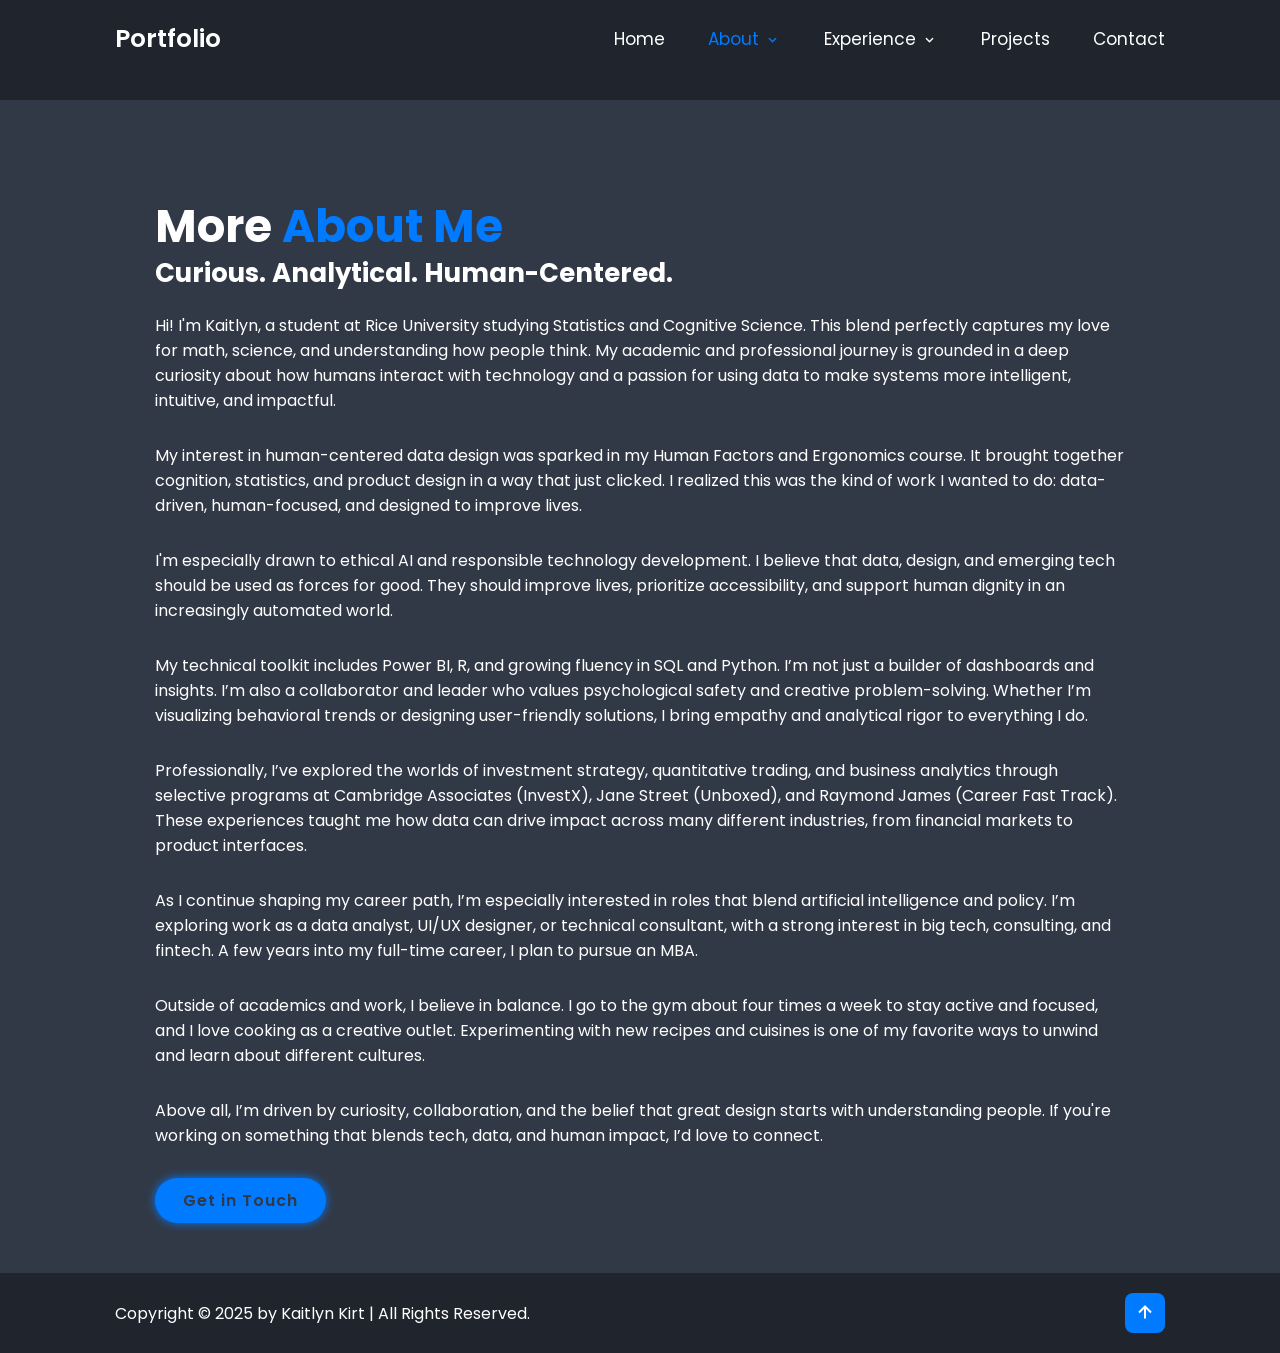
<file: docs/about.html>
<!DOCTYPE html>
<html lang="en">
<head>
    <meta charset="UTF-8">
    <meta http-equiv="X-UA-Compatible" content="IE=edge">
    <meta name="viewport" content="width=device-width, initial-scale=1.0">
    <title>About Me - Kaitlyn Kirt</title>

    <!-- CSS and Icons -->
    <link rel="stylesheet" href="style.css">
    <link href='https://unpkg.com/boxicons@2.1.4/css/boxicons.min.css' rel='stylesheet'>
</head>
<body>

    <header class="header">
        <a href="index.html" class="logo">Portfolio</a>
        <nav class="navbar">
            <a href="index.html#home">Home</a>

            <div class="dropdown">
                <a href="index.html#about" class="active">About <i class="bx bx-chevron-down"></i></a>
                <div class="dropdown-content">
                    <a href="about.html">More</a>
                </div>
            </div>

            <div class="dropdown">
                <a href="index.html#experiences">Experience <i class="bx bx-chevron-down"></i></a>
                 <div class="dropdown-content">
                    <a href="howardhughes.html">Howard Hughes</a>
                    <a href="slalom.html">Slalom</a>
                    <a href="belvedere.html">Belvedere Trading</a>
                </div>
            </div>

            <a href="index.html#projects">Projects</a>
            <a href="index.html#contact">Contact</a>
        </nav>
    </header>


    <section class="about about-page" id="about">
        <div class="about-content">
            <h2 class="heading">More <span>About Me</span></h2>
            <h3>Curious. Analytical. Human-Centered.</h3>
            <p>Hi! I'm Kaitlyn, a student at Rice University studying Statistics and Cognitive Science. This blend perfectly captures my love for math, science, and understanding how people think. My academic and professional journey is grounded in a deep curiosity about how humans interact with technology and a passion for using data to make systems more intelligent, intuitive, and impactful.</p>
            <p>My interest in human-centered data design was sparked in my Human Factors and Ergonomics course. It brought together cognition, statistics, and product design in a way that just clicked. I realized this was the kind of work I wanted to do: data-driven, human-focused, and designed to improve lives.</p>
            <p>I'm especially drawn to ethical AI and responsible technology development. I believe that data, design, and emerging tech should be used as forces for good. They should improve lives, prioritize accessibility, and support human dignity in an increasingly automated world.</p>
            <p>My technical toolkit includes Power BI, R, and growing fluency in SQL and Python. I’m not just a builder of dashboards and insights. I’m also a collaborator and leader who values psychological safety and creative problem-solving. Whether I’m visualizing behavioral trends or designing user-friendly solutions, I bring empathy and analytical rigor to everything I do.</p>
            <p>Professionally, I’ve explored the worlds of investment strategy, quantitative trading, and business analytics through selective programs at Cambridge Associates (InvestX), Jane Street (Unboxed), and Raymond James (Career Fast Track). These experiences taught me how data can drive impact across many different industries, from financial markets to product interfaces.</p>
            <p>As I continue shaping my career path, I’m especially interested in roles that blend artificial intelligence and policy. I’m exploring work as a data analyst, UI/UX designer, or technical consultant, with a strong interest in big tech, consulting, and fintech. A few years into my full-time career, I plan to pursue an MBA.</p>
            <p>Outside of academics and work, I believe in balance. I go to the gym about four times a week to stay active and focused, and I love cooking as a creative outlet. Experimenting with new recipes and cuisines is one of my favorite ways to unwind and learn about different cultures.</p>
            <p>Above all, I’m driven by curiosity, collaboration, and the belief that great design starts with understanding people. If you're working on something that blends tech, data, and human impact, I’d love to connect.</p>
            <a href="index.html#contact" class="btn">Get in Touch</a>
        </div>
    </section>


            

    <footer class="footer footer-alt">
        <div class="footer-text">
            <p>Copyright &copy; 2025 by Kaitlyn Kirt | All Rights Reserved.</p>
        </div>
        <div class="footer-iconTop">
            <a href="#about"><i class='bx bx-up-arrow-alt'></i></a>
        </div>
    </footer>

    <script src="script.js"></script>
</body>
</html>
</file>
<file: docs/style.css>
@import url('https://fonts.googleapis.com/css2?family=Poppins:wght@300;400;500;600;700;800;900&display=swap');

*{
    margin: 0;
    padding: 0;
    box-sizing: border-box;
    text-decoration: none;
    border: none;
    outline: none;
    scroll-behavior: smooth;
    font-family: 'Poppins', sans-serif;
}

:root {

    --bg-color: #1f242d;
    --second-bg-color: #323946; 
    --text-color: #fff; 
    --main-color: #007aff; 
}

html {
    font-size: 62.5%;
    overflow-x: hidden;

}

body{
    background: var(--bg-color);
    color:var(--text-color);
}

section {
    min-height: 100vh;
    padding: 10rem 9% 5rem; 
}

.header {
    position: fixed; 
    top: 0;
    left: 0; 
    width: 100%;
    padding: 2rem 9%;
    background: var(--bg-color);
    display: flex;
    justify-content: space-between;
    align-items: center;
    z-index: 100;

}

.header.sticky {
    border-bottom: .1rem solid rgba(0, 0, 0, .2);
}

.logo { 
    font-size: 2.5rem; 
    color: var(--text-color);
    font-weight: 600;
    cursor: default; 
}

.navbar a {
    font-size: 1.7rem; 
    color: var(--text-color);
    margin-left: 4rem;

}

.navbar a:hover,
.navbar a.active { 
    color: var(--main-color);

}

#menu-icon {
    font-size: 3.6rem;
    color: var(--text-color);
    display: none;
}

.home {
    display: flex;
    justify-content: center;
    align-items: center;
}

.home-img img { 
    width: 35vw;
    animation: floatImage 4s ease-in-out infinite; 
}

@keyframes floatImage {
    0% {
        transform: translateY(0);
    }
    50% {
        transform: translateY(-2.4rem);
    }
    100% {
        transform: translateY(0)
    }
}

.home-content h3 {
    font-size: 3.2rem;
    font-weight: 700;
}

.home-content h3:nth-of-type(2) {
    margin-bottom: 2rem;
}

span {
    color: var(--main-color);
}

.home-content h1 {
    font-size: 5.6rem;
    font-weight: 700;
    line-height: 1.3;
}

.home-content p {
    font-size: 1.6rem;
}

.social-media a {
    display: inline-flex;
    justify-content: center;
    align-items: center;
    width: 4rem;
    height: 4rem;
    background: transparent;
    border: .2rem solid var(--main-color);
    border-radius: 50%;
    font-size: 2rem;
    color: var(--main-color);
    margin: 3rem 1.5rem 3rem 0;
    transition: .5s ease; 
}

.social-media a:hover {
    background: var(--main-color);
    color: var(--second-bg-color);
    box-shadow: 0 0 1rem var(--main-color);
}

.btn {
    display: inline-block;
    padding: 1rem 2.8rem; 
    background: var(--main-color);
    border-radius: 4rem;
    box-shadow: 0 0 1rem var(--main-color);
    font-size: 1.6rem;
    color: var(--second-bg-color);
    letter-spacing: .1rem;
    font-weight: 600;
    transition: .5s ease;
}

.btn:hover {
    box-shadow: none;
}

.about {
    display: flex;
    justify-content: center;
    align-items: center;
    gap: 2rem;
    background: var(--second-bg-color);
}

.about-img img {
    width: 35vw;
}

.heading{
    text-align: center;
    font-size: 4.5rem;
}

.about-content h2 {
    text-align: left;
    line-height: 1.2;
}

.about-content h3 {
    font-size: 2.6rem;
}

.about-content p {
    font-size: 1.6rem;
    margin: 2rem 0 3rem;
}

.about-page {
    margin-top: 10rem;
}

.about-page .about-content {
    max-width: none;
    margin: 0;
    text-align: left;
    padding: 0 4rem;
}

.experiences h2 {
    margin-bottom: 5rem;
}

.experiences-container {
    display: flex;
    justify-content: center;
    align-items: center;
    flex-wrap: wrap;
    gap: 2rem;
}

.experiences-container .experiences-box {
    flex: 1 1 30rem;
    background: var(--second-bg-color);
    padding: 3rem 2rem 4rem;
    border-radius: 2rem;
    text-align: center;
    border: .2rem solid var(--bg-color);
    transition: .5s ease;
}

.experiences-container .experiences-box:hover {
    border-color: var(--main-color);
    transform: scale(1.03);
}

.experiences-box i {
    font-size: 7rem;
    color: var(--main-color);
}

.experiences-box h3 {
    font-size: 2.6rem;
}

.experiences-box p {
    font-size: 1.6rem;
    margin: 1rem 0 3rem;
}


.projects {
    background: var(--second-bg-color);
}

.projects h2 {
    margin-bottom: 4rem;
}

.projects-container {
    display: grid;
    grid-template-columns: repeat(2,1fr);
    align-items: center;
    gap: 2.5rem;
}

.projects-container .projects-box {
    position: relative;
    border-radius: 2rem;
    box-shadow: 0 0 1rem var(--bg-color);
    overflow: hidden;
    display: flex;
}

.projects-box img {
    width: 100%;
}

.projects-box:hover img {
    width: 100%;
    transition: .5s ease;
}

.projects-box .projects-layer {
    position: absolute;
    bottom: 0;
    left: 0;
    width: 100%;
    height: 100%;
    background: linear-gradient(rgba(0, 0, 0, .1), var(--main-color));
    display: flex;
    justify-content: center;
    align-items: center;
    flex-direction: column;
    text-align: center;
    padding: 0 4rem;
    transform: translateY(100%);
    transition: .5s ease;
}

.projects-box:hover .projects-layer {
    transform: translateY(0);
}

.projects-layer h4 {
    font-size: 3rem;
}

.projects-layer p {
    font-size: 1.6rem;
    margin: .3rem 0 1rem;
}

.projects-layer a {
    display: inline-flex;
    justify-content: center;
    align-items: center;
    width: 5rem;
    height: 5rem;
    background: var(--text-color);
    border-radius: 50%;
}

.projects-layer a i {
    font-size: 2rem;
    color: var(--second-bg-color);
}

.contact h2 {
    margin-bottom: 3rem;
}

.contact form {
    max-width: 70rem;
    margin: 1rem auto;
    text-align: center;
    margin-bottom: 0rem;
}

.contact form .input-box {
    display: flex; 
    justify-content: space-between;
    flex-wrap: wrap;
}

.contact form .input-box input,
.contact form textarea {
    width: 100%;
    padding: 1.5rem;
    font-size: 1.6rem;
    color: var(--text-color);
    background: var(--second-bg-color);
    border-radius: .8rem;
    margin: .7rem 0;
}

.contact form .input-box input {
    width: 49%;
}

.contact form textarea {
    resize: none;
}

.contact form .btn {
    margin-top: 2rem;
    cursor: pointer;
}

.footer {
    display: flex;
    justify-content: space-between;
    align-items: center;
    flex-wrap: wrap;
    padding: 2rem 9%;
    background: var(--second-bg-color);
}

.footer-text p {
    font-size: 1.6rem;
}

.footer-iconTop a {
    display: inline-flex;
    justify-content: center;
    align-items: center;
    padding: .8rem;
    background: var(--main-color);
    border-radius: .8rem;
    transition: .5s ease ;
}

.footer-iconTop a:hover {
    box-shadow: 0 0 1rem var(--main-color);
}

.footer-iconTop a i {
    font-size: 2.4rem;
    color: var(--second-bg-color);
}

@media (max-width: 1200px) {
    html {
        font-size: 55%;
    }
}

@media (max-width: 911px) {
    .header {
        padding: 2rem 3%;
    }
    section {
        padding: 10rem 3% 2rem;
    }

    .experiences {
        padding-bottom: 7rem;
    }

    .projects {
        padding-bottom: 7rem;
    }

    .contact {
        min-height: auto;
    }

    .footer { 
        padding: 2rem 3%;
    }
}

@media (max-width: 768px) {
    #menu-icon {
        display: block;
    }
    .navbar {
        position: absolute;
        top: 100%;
        left: 0;
        width: 100%;
        padding: 1rem 3%;
        background: var(--bg-color);
        border-top: .1rem solid rgba(0, 0, 0, .2);
        box-shadow: 0 .5rem 1rem rgba(0, 0, 0, .2);
        display: none;
    }

    .navbar.active {
        display: block;
    }

    .navbar a {
        display: block;
        font-size: 2rem;
        margin: 3rem 0;
    }

    .home {
        flex-direction: column;
    }

    .home-content h3 {
        font-size: 2.6rem;
    }

    .home-content h1 {
        font-size: 5rem;
    }

    .home-img img {
        width: 70vw;
        margin-top: 4rem;
    }

    .about{
        flex-direction: column-reverse;
    }

    .about img {
        width: 70vw;
        margin-top: 4rem;
    }

    .services h2 {
        margin-bottom: 3rem;
    }

    .projects h2 {
        margin-bottom: 3rem;
    }

    .projects-container {
        grid-template-columns: repeat(2, 1fr); 
    }
}

@media (max-width: 617px) {
    .projects-container{
        grid-template-columns: 1fr;
    }
}

@media (max-width: 450px) { 
    html {
        font-size: 50%;
    }

    .contact form .input-box input {
        width: 100%;
    }
}

@media (max-width: 365px) {
    .home-img img {
        width: 90vw;
    }

    .about-img img {
        width: 90vw;
    }

    .footer {
        flex-direction: column-reverse;
    }

    .footer p {
        text-align: center;
        margin-top: 2rem;
    }
}

.footer-alt {
    background: var(--bg-color);
}

.footer-alt p,
.footer-alt a i {
    color: var(--text-color); /* White text/icon on blue */
}

.footer-alt a:hover {
    box-shadow: 0 0 1rem var(--text-color);
}

.dropdown {
  position: relative;
  display: inline-block;
}

.dropdown a {
  display: flex;
  align-items: center;
  gap: 0.5rem;
}

.dropdown-content {
  position: absolute;
  top: 100%;
  left: 0;
  background-color: var(--second-bg-color);
  border-radius: 0.6rem;                  /* slightly tighter corners */
  min-width: 110px;                      /* ↓ was 150px */
  padding: 0.4rem 0;                     /* ↓ less padding inside box */
  opacity: 0;
  visibility: hidden;
  transform: translateY(10px);
  transition: all 0.3s ease;
  box-shadow: 0 6px 12px rgba(0, 0, 0, 0.15);
  z-index: 999;
}

.dropdown-content a {
  color: var(--text-color);
  padding: 0.8rem 1rem;                 /* ↓ tighter padding per link */
  font-size: 1.4rem;                    /* ↓ slightly smaller text */
  text-align: left;
  display: block;
  transition: background 0.3s ease, color 0.3s ease;
}

.dropdown-content a:hover {
  background-color: var(--main-color);
  color: var(--second-bg-color);
}

.dropdown:hover .dropdown-content {
  opacity: 1;
  visibility: visible;
  transform: translateY(0);
}

.experience-detail {
  padding: 10rem 9% 5rem;
  background: var(--bg-color);
}

.experience-detail .heading {
  font-size: 4.5rem;
  text-align: center;
  margin-bottom: 4rem;
}

.detail-text-and-images {
  display: grid;
  grid-template-columns: 1fr 1fr;
  gap: 4rem;
  align-items: start;
}
.detail-text h3 {
    font-size: 1.8rem;
}

.detail-text p {
  font-size: 1.6rem;
  line-height: 1.8;
  margin-bottom: 2rem;
  color: var(--text-color);
}

.detail-images {
  display: flex;
  flex-direction: column;
  gap: 2rem;
}

.detail-images img {
  width: 100%;
  border-radius: 1.2rem;
  box-shadow: 0 0 1rem rgba(0, 0, 0, 0.3);
}

@media (max-width: 768px) {
  .detail-text-and-images {
    grid-template-columns: 1fr;
  }

  .detail-images {
    flex-direction: row;
    flex-wrap: wrap;
    justify-content: center;
  }

  .detail-images img {
  width: 100%;
  border-radius: 1.2rem;
  box-shadow: 0 0 1rem rgba(0, 0, 0, 0.3);
  }
}
</file>
